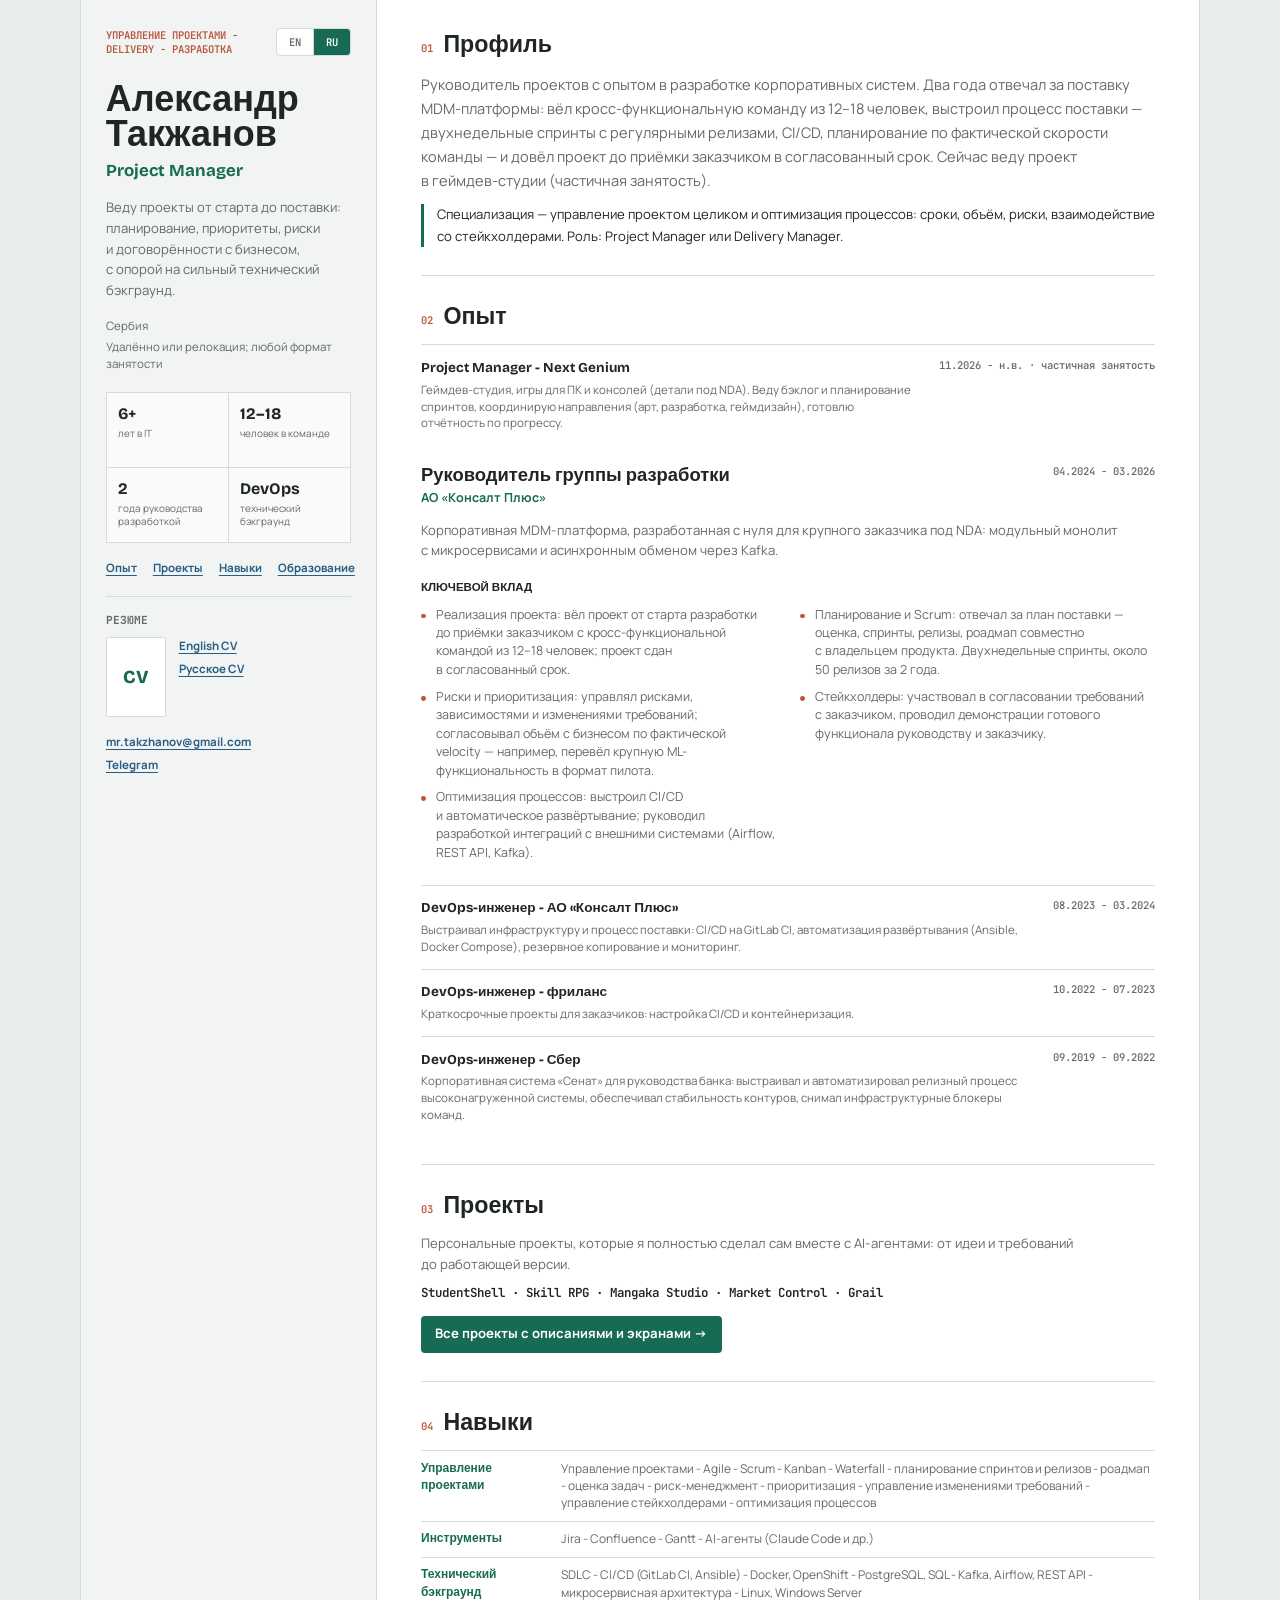
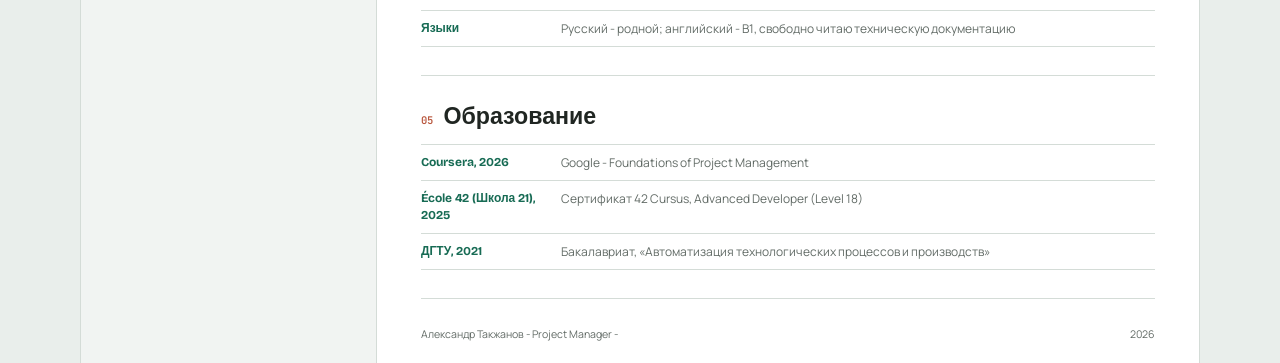
<file: index.html>
<!DOCTYPE html>
<html lang="ru">
  <head>
    <meta charset="UTF-8" />
    <meta http-equiv="refresh" content="0; url=./me/?lang=ru" />
    <meta name="viewport" content="width=device-width, initial-scale=1" />
    <title>Redirecting...</title>
  </head>
  <body>
    <p>Open <a href="./me/?lang=ru">Russian profile</a>.</p>
  </body>
</html>
</file>
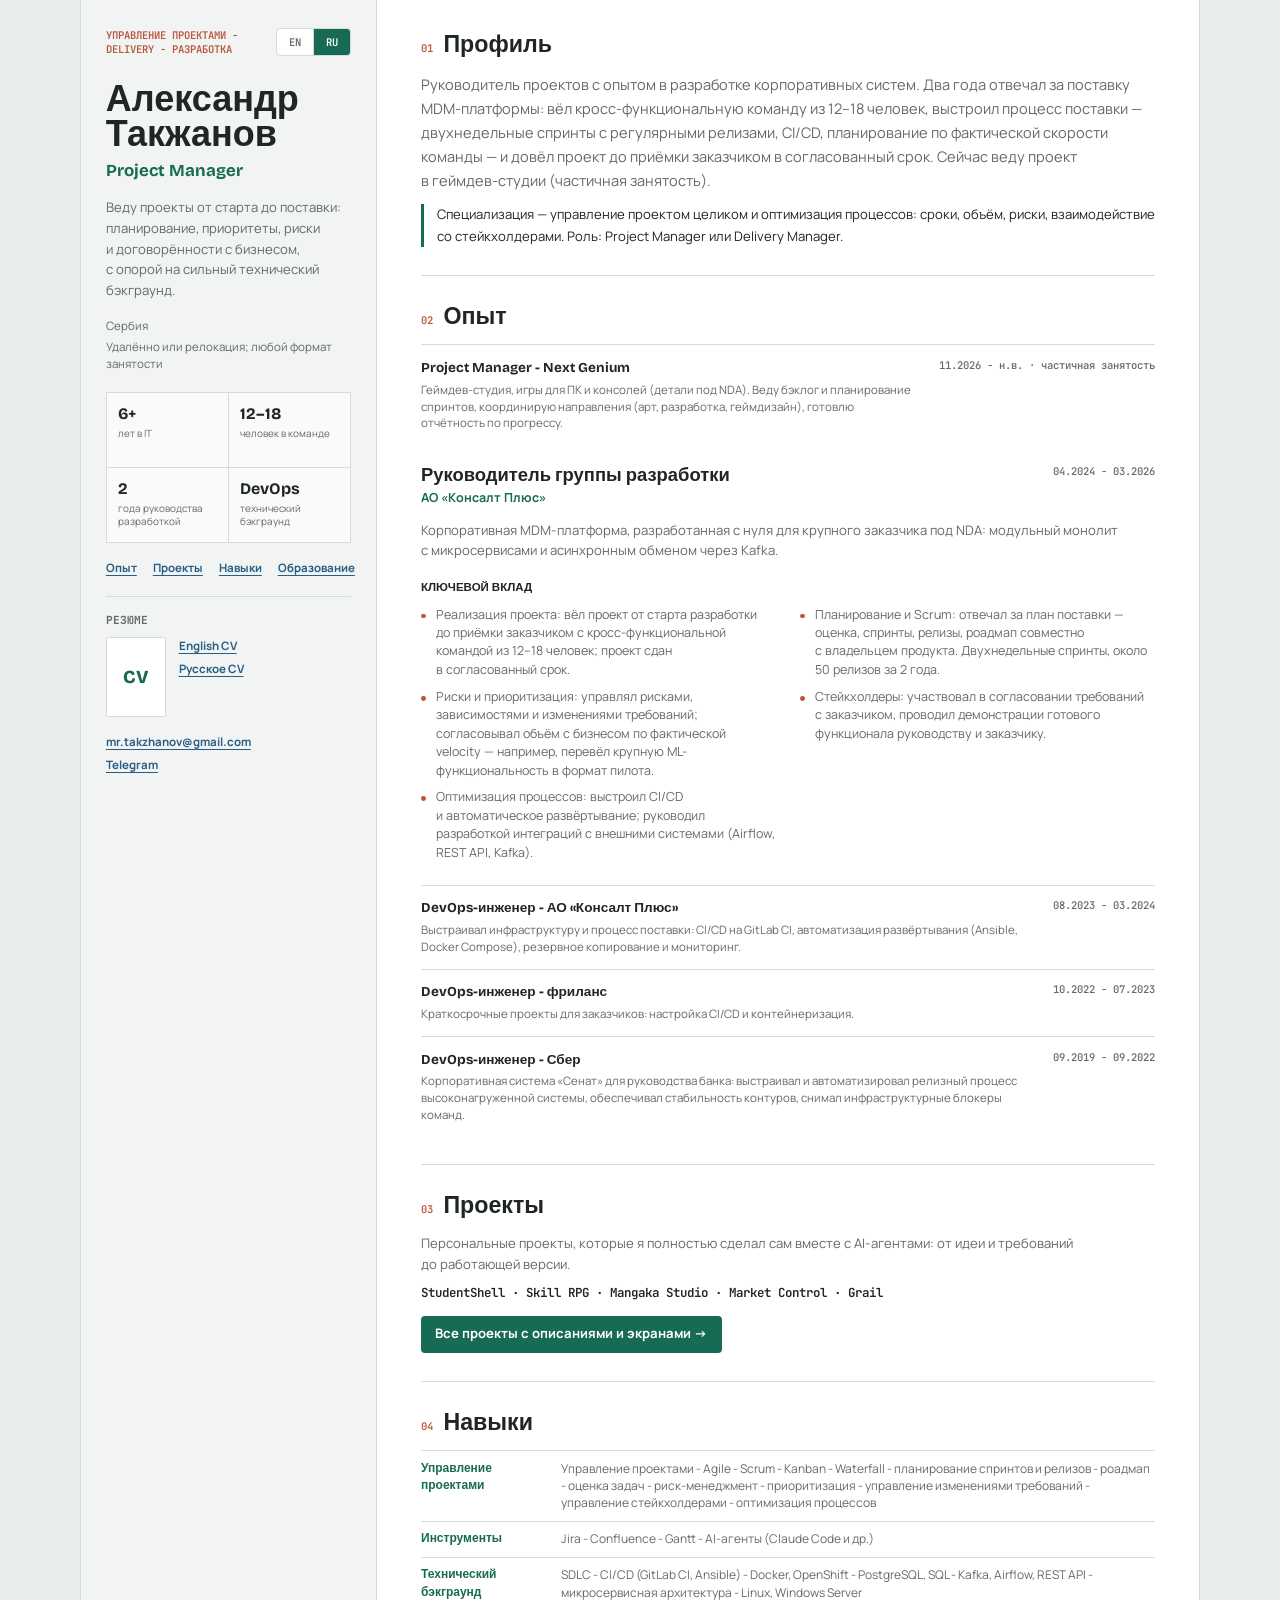
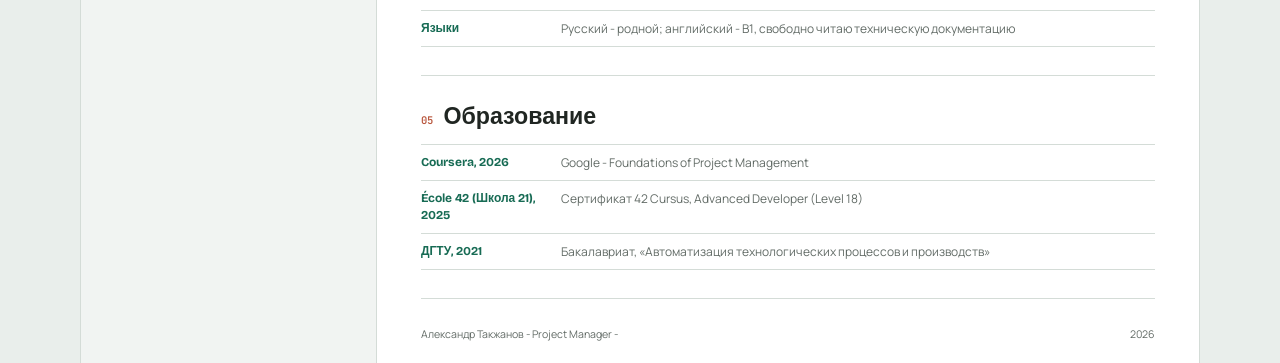
<file: me/index.html>
<!DOCTYPE html>
<html lang="en">
  <head>
    <meta charset="UTF-8" />
    <meta name="viewport" content="width=device-width, initial-scale=1" />
    <title>Aleksandr Takzhanov | Project Manager</title>
    <meta
      name="description"
      content="Aleksandr Takzhanov - Project Manager and development team lead with a DevOps background: Scrum delivery, planning, risks and stakeholder alignment."
    />
    <link rel="preconnect" href="https://fonts.googleapis.com" />
    <link rel="preconnect" href="https://fonts.gstatic.com" crossorigin />
    <link
      href="https://fonts.googleapis.com/css2?family=Bricolage+Grotesque:wght@500;700;800&amp;family=Manrope:wght@400;500;700;800&amp;family=JetBrains+Mono:wght@400;600&amp;display=swap"
      rel="stylesheet"
    />
    <link rel="stylesheet" href="./assets/css/portfolio.css?v=20261125-projects-page" />
  </head>
  <body>
    <div class="page-shell" id="top">
      <aside class="profile-rail">
        <div class="rail-inner">
          <div class="rail-toolbar">
            <p data-i18n="hero.kicker">Project management - Delivery - Engineering</p>
            <div class="lang-switch" aria-label="Language switch">
              <button type="button" data-lang-btn="en">EN</button>
              <button type="button" data-lang-btn="ru">RU</button>
            </div>
          </div>

          <h1 data-i18n="hero.name">Aleksandr Takzhanov</h1>
          <p class="hero-role" data-i18n="hero.role">Project Manager</p>
          <p class="rail-summary" data-i18n="hero.lead">I run projects from kickoff to delivery: planning, priorities, risks and agreements with the business, backed by a strong engineering background.</p>

          <div class="rail-meta">
            <span data-i18n="hero.location">Serbia</span>
            <span data-i18n="hero.availability">Remote or relocation; any employment type</span>
          </div>

          <dl class="evidence-grid" aria-label="Professional focus">
            <div><dt>6+</dt><dd data-i18n="metrics.experience">years in IT</dd></div>
            <div><dt>12–18</dt><dd data-i18n="metrics.team">people in the team I led</dd></div>
            <div><dt>2</dt><dd data-i18n="metrics.lead">years leading development</dd></div>
            <div><dt>DevOps</dt><dd data-i18n="metrics.devops">engineering background</dd></div>
          </dl>

          <nav class="rail-nav" aria-label="Page navigation">
            <a href="#experience" data-i18n="menu.experience">Experience</a>
            <a href="#projects" data-i18n="menu.projects">Projects</a>
            <a href="#skills" data-i18n="menu.skills">Skills</a>
            <a href="#education" data-i18n="menu.education">Education</a>
          </nav>

          <section id="resume" class="rail-resume">
            <h2 data-i18n="resume.title">Resume</h2>
            <div class="resume-compact">
              <a class="cv-preview cv-preview-card" href="./cv/aleksandr-takzhanov-cv-en.pdf" target="_blank" rel="noopener" type="application/pdf">
                <span>CV</span>
              </a>
              <div class="cv-links">
                <a href="./cv/aleksandr-takzhanov-cv-en.pdf" target="_blank" rel="noopener" type="application/pdf" data-i18n="resume.en">English CV</a>
                <a href="./cv/aleksandr-takzhanov-cv-ru.pdf" target="_blank" rel="noopener" type="application/pdf" data-i18n="resume.ru">Russian CV</a>
              </div>
            </div>
          </section>

          <div id="contact" class="contact-links">
            <a href="mailto:mr.takzhanov@gmail.com">mr.takzhanov@gmail.com</a>
            <a href="https://t.me/moodsouth" target="_blank" rel="noopener">Telegram</a>
          </div>
        </div>
      </aside>

      <main class="main-content">
        <section id="about" class="dense-section profile-section">
          <div class="section-title"><span>01</span><h2 data-i18n="profile.title">Profile</h2></div>
          <p data-i18n="profile.body">Project manager with a background in enterprise software development. For two years I was responsible for delivering an MDM platform: led a cross-functional team of 12–18 people, set up the delivery process — two-week sprints with regular releases, CI/CD, planning based on actual velocity — and brought the project to client acceptance on the agreed schedule. Currently running a project at a game studio (part-time).</p>
          <p class="profile-target" data-i18n="profile.target">Focus: end-to-end project management and process improvement — timeline, scope, risks and stakeholder management. Role: Project Manager or Delivery Manager.</p>
        </section>

        <section id="experience" class="dense-section">
          <div class="section-title"><span>02</span><h2 data-i18n="experience.title">Experience</h2></div>
          <div class="earlier-roles current-extra">
            <article class="experience-row">
              <div><h3 data-i18n="experience.e0h">Project Manager - Next Genium</h3><p data-i18n="experience.e0b">Game development studio, PC and console titles (details under NDA). Run the backlog and sprint planning, coordinate art, development and game design, report on progress.</p></div>
              <p class="role-date" data-i18n="experience.e0date">Nov 2026 - present · part-time</p>
            </article>
          </div>

          <article class="current-role">
            <header class="role-header">
              <div>
                <h3 data-i18n="experience.e1h">Development Team Lead</h3>
                <p class="company" data-i18n="experience.e1company">Consult Plus JSC</p>
              </div>
              <p class="role-date" data-i18n="experience.e1date">Apr 2024 - Mar 2026</p>
            </header>
            <p class="role-context" data-i18n="experience.e1b">Corporate MDM platform built from scratch for a large client under NDA: modular monolith with microservices and asynchronous messaging via Kafka.</p>
            <h4 data-i18n="impact.title">Selected impact</h4>
            <ul class="impact-list">
              <li data-i18n="impact.i1">Project delivery: ran the project from the start of development to client acceptance with a cross-functional team of 12–18 people; delivered on the agreed schedule.</li>
              <li data-i18n="impact.i2">Planning and Scrum: owned the delivery plan — estimation, sprints, releases, roadmap together with the product owner. Two-week sprints, about 50 releases in 2 years.</li>
              <li data-i18n="impact.i3">Risks and prioritization: managed risks, dependencies and requirement changes; negotiated scope with the business based on actual velocity — e.g. moved a large ML feature into a pilot.</li>
              <li data-i18n="impact.i4">Stakeholders: took part in agreeing requirements with the client, ran demos of delivered features for management and the client.</li>
              <li data-i18n="impact.i5">Process improvement: set up CI/CD and automated deployment; led development of integrations with external systems (Airflow, REST API, Kafka).</li>
            </ul>
          </article>

          <div class="earlier-roles">
            <article class="experience-row">
              <div><h3 data-i18n="experience.e2h">DevOps Engineer - Consult Plus JSC</h3><p data-i18n="experience.e2b">Built infrastructure and the delivery process: CI/CD on GitLab CI, deployment automation (Ansible, Docker Compose), backups and monitoring.</p></div>
              <p class="role-date" data-i18n="experience.e2date">Aug 2023 - Mar 2024</p>
            </article>
            <article class="experience-row">
              <div><h3 data-i18n="experience.e3h">DevOps Engineer - Freelance</h3><p data-i18n="experience.e3b">Short-term client projects: CI/CD setup and containerization.</p></div>
              <p class="role-date" data-i18n="experience.e3date">Oct 2022 - Jul 2023</p>
            </article>
            <article class="experience-row">
              <div><h3 data-i18n="experience.e4h">DevOps Engineer - Sber</h3><p data-i18n="experience.e4b">“Senat” decision-support system for the bank’s management: built and automated the release process of a high-load system, kept environments stable, removed infrastructure blockers for teams.</p></div>
              <p class="role-date" data-i18n="experience.e4date">Sep 2019 - Sep 2022</p>
            </article>
          </div>
        </section>

        <section id="projects" class="dense-section">
          <div class="section-title"><span>03</span><h2 data-i18n="projects.title">Projects</h2></div>
          <p class="role-context" data-i18n="projects.intro">Personal projects I built end to end myself together with AI agents.</p>
          <p class="projects-names" data-i18n="projects.names">StudentShell · Skill RPG · Mangaka Studio · Market Control · Grail</p>
          <a class="projects-link" href="./projects/" data-i18n="projects.link">All projects with descriptions and screens →</a>
        </section>

        <section id="skills" class="dense-section">
          <div class="section-title"><span>04</span><h2 data-i18n="skills.title">Skills</h2></div>
          <div class="skill-list">
            <div class="skill-row"><h3 data-i18n="skills.pm">Project management</h3><p data-i18n="skills.pmText">Project management - Agile - Scrum - Kanban - Waterfall - Sprint and release planning - Roadmap - Estimation - Risk management - Prioritization - Requirements change management - Stakeholder management - Process improvement</p></div>
            <div class="skill-row"><h3 data-i18n="skills.tools">Tools</h3><p data-i18n="skills.toolsText">Jira - Confluence - Gantt - AI agents (Claude Code etc.)</p></div>
            <div class="skill-row"><h3 data-i18n="skills.tech">Technical background</h3><p data-i18n="skills.techText">SDLC - CI/CD (GitLab CI, Ansible) - Docker, OpenShift - PostgreSQL, SQL - Kafka, Airflow, REST API - Microservice architecture - Linux, Windows Server</p></div>
            <div class="skill-row"><h3 data-i18n="skills.languages">Languages</h3><p data-i18n="skills.languagesText">Russian - native; English - B1, fluent reading of technical documentation</p></div>
          </div>
        </section>

        <section id="education" class="dense-section">
          <div class="section-title"><span>05</span><h2 data-i18n="education.title">Education</h2></div>
          <div class="skill-list">
            <div class="skill-row"><h3 data-i18n="education.c1">Coursera, 2026</h3><p data-i18n="education.c1Text">Google - Foundations of Project Management</p></div>
            <div class="skill-row"><h3 data-i18n="education.c2">École 42 (School 21), 2025</h3><p data-i18n="education.c2Text">42 Cursus certificate, Advanced Developer (Level 18)</p></div>
            <div class="skill-row"><h3 data-i18n="education.c3">DSTU, 2021</h3><p data-i18n="education.c3Text">Bachelor's degree, Automation of Technological Processes and Production</p></div>
          </div>
        </section>

        <footer class="site-footer">
          <span data-i18n="footer.text">Aleksandr Takzhanov - Project Manager - </span><span id="year"></span>
        </footer>
      </main>
    </div>

    <script src="./assets/js/portfolio.js?v=20261125-v2c"></script>
  </body>
</html>
</file>
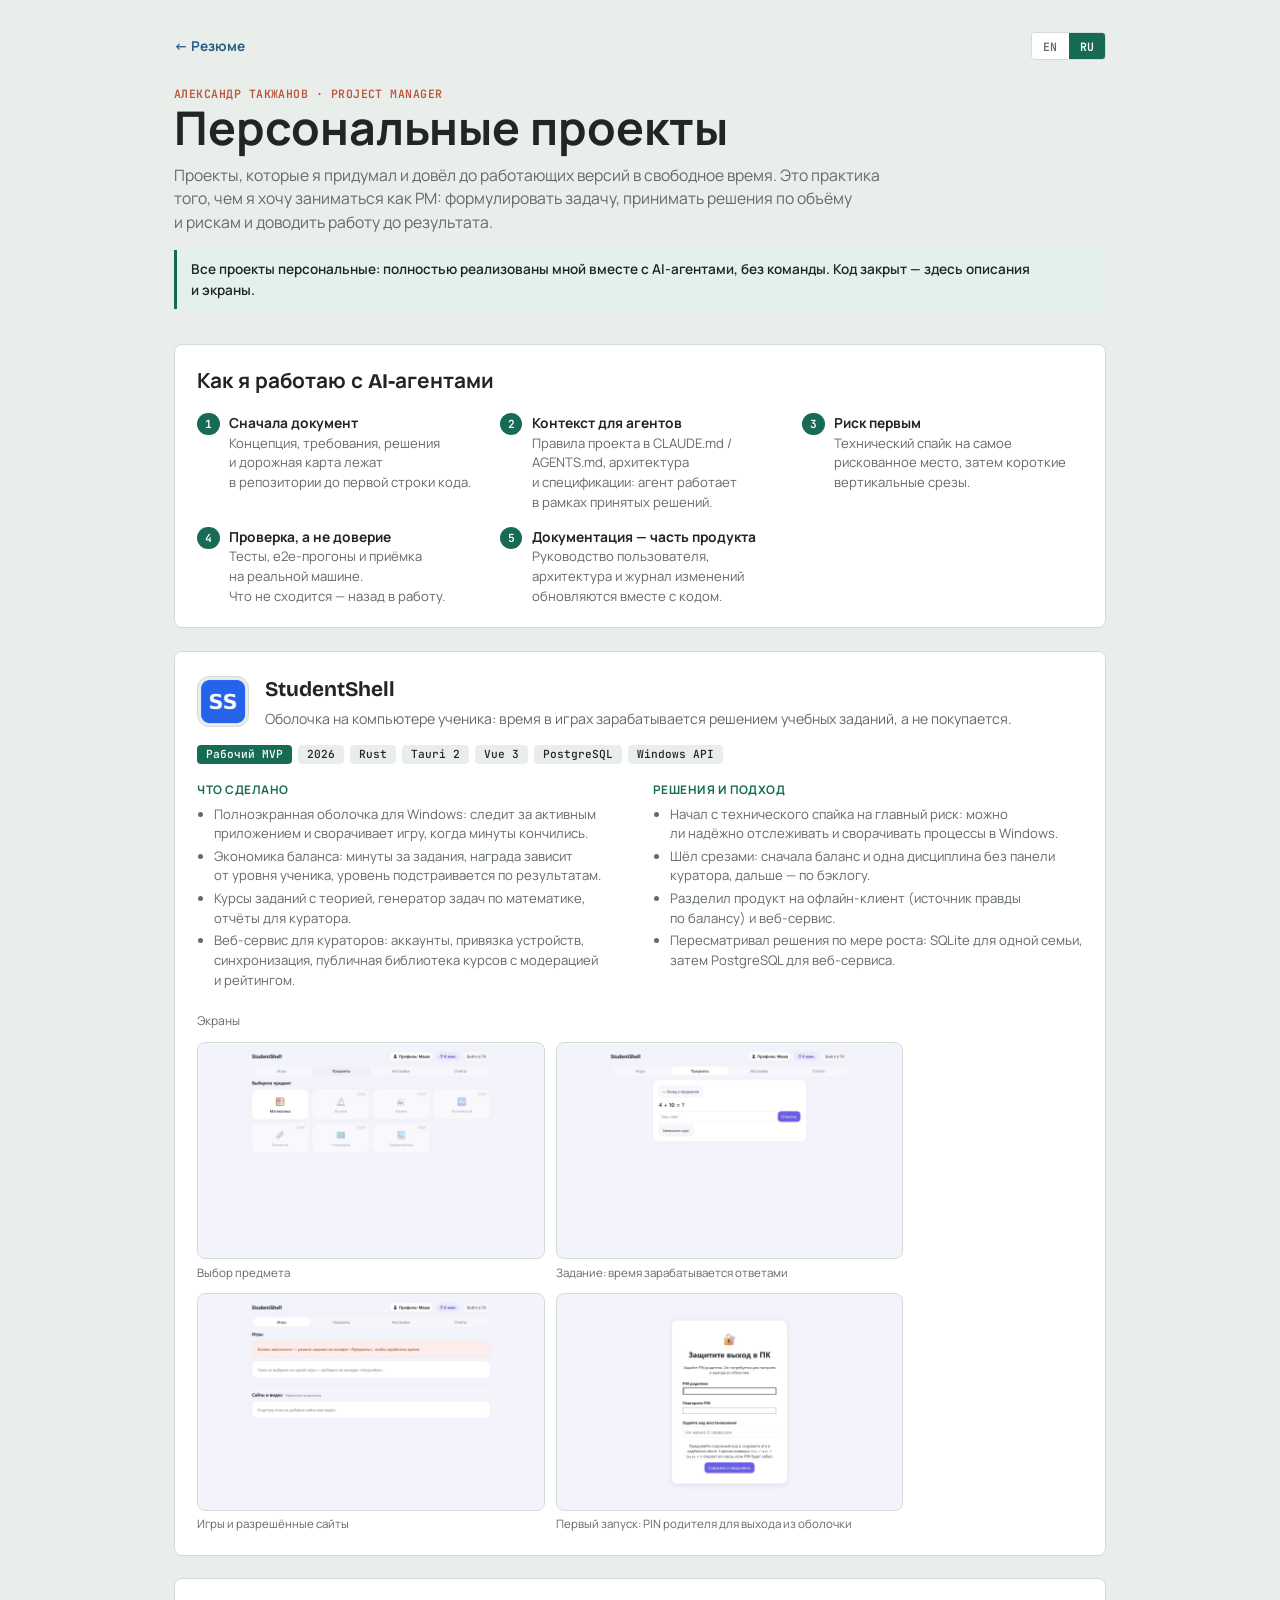
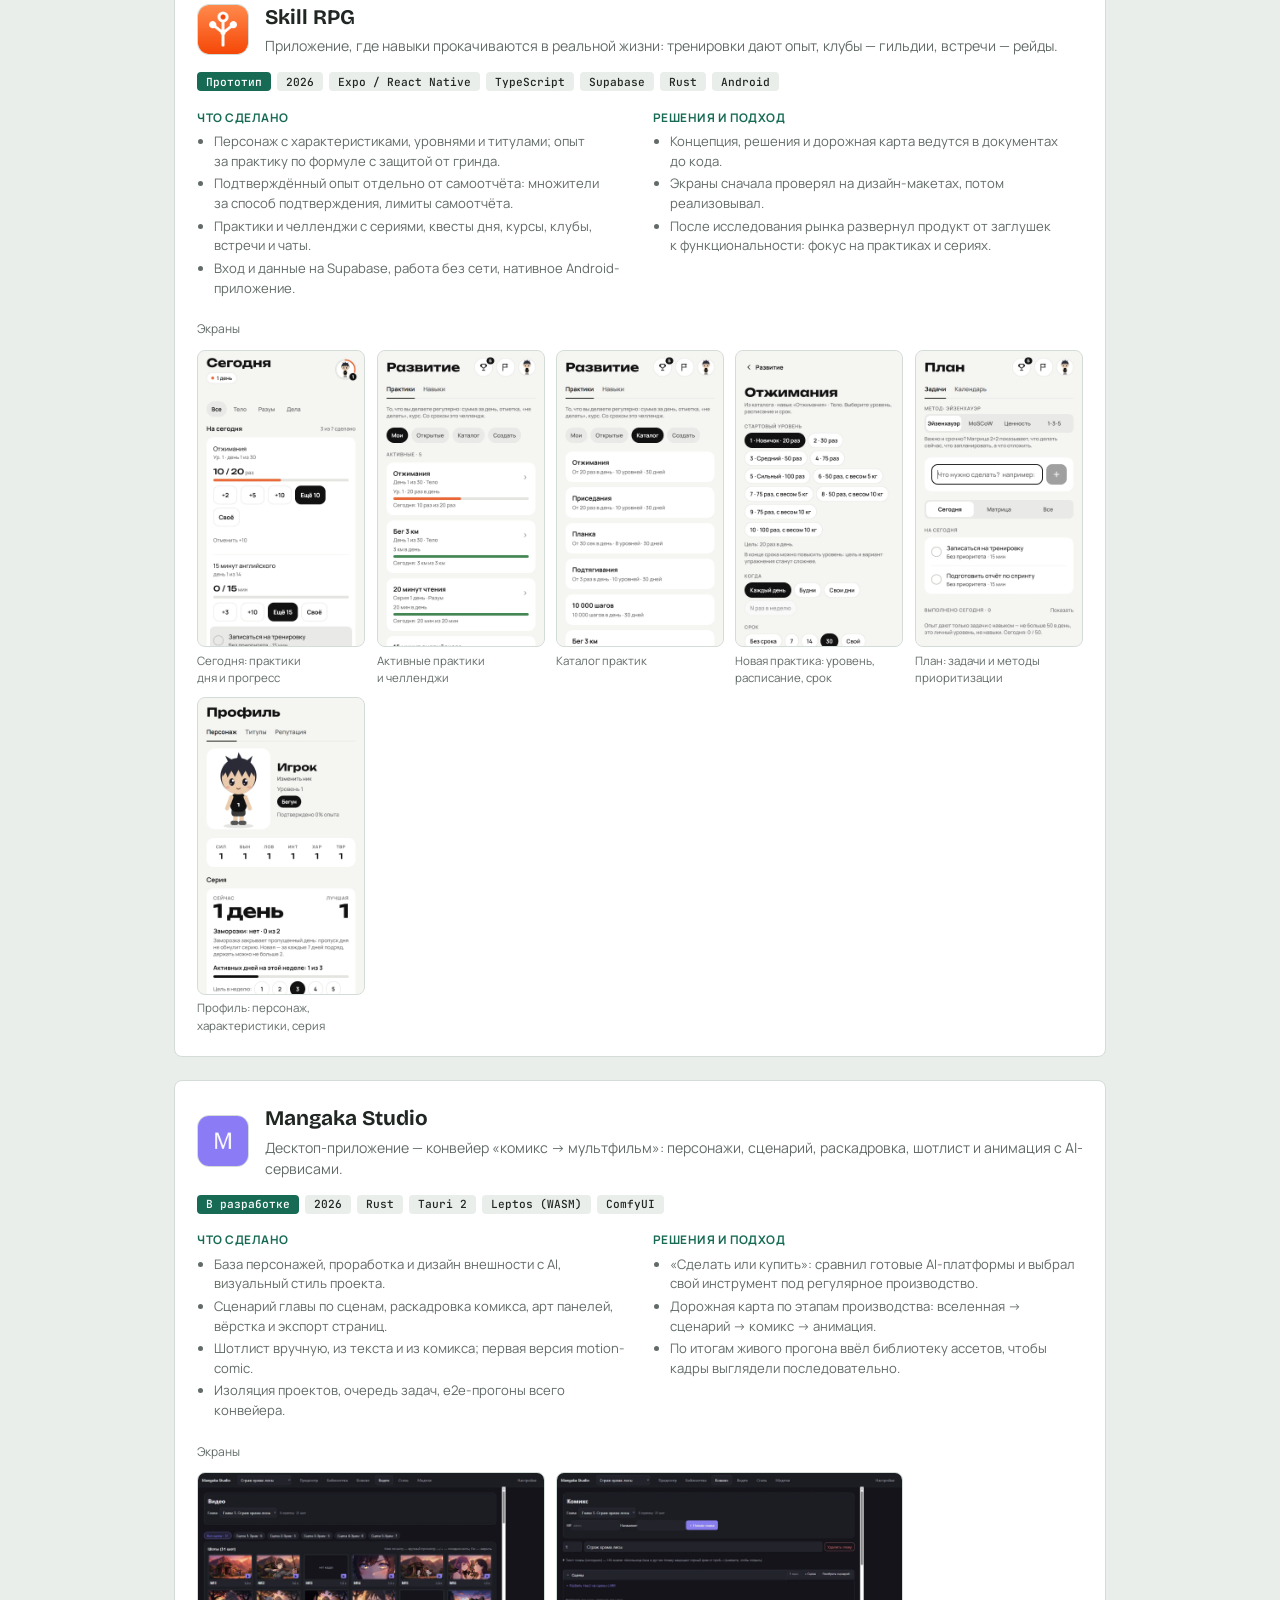
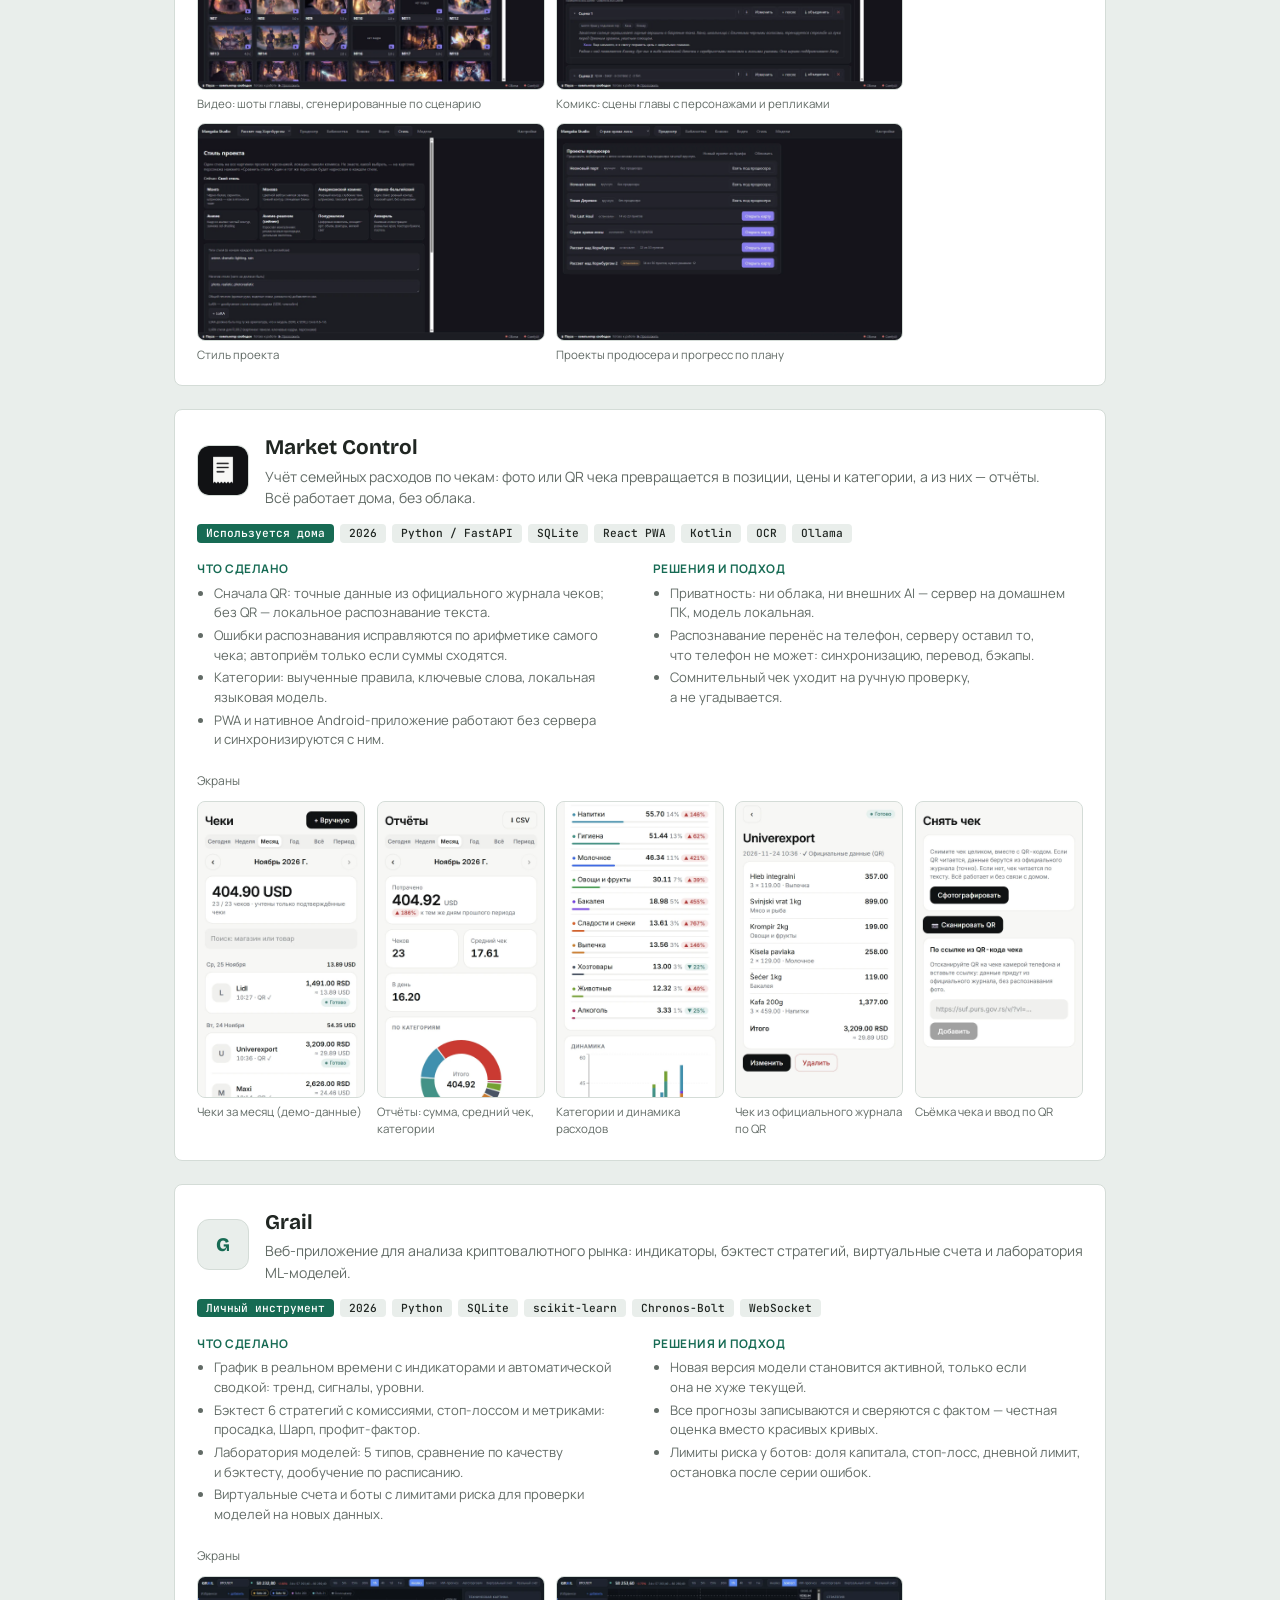
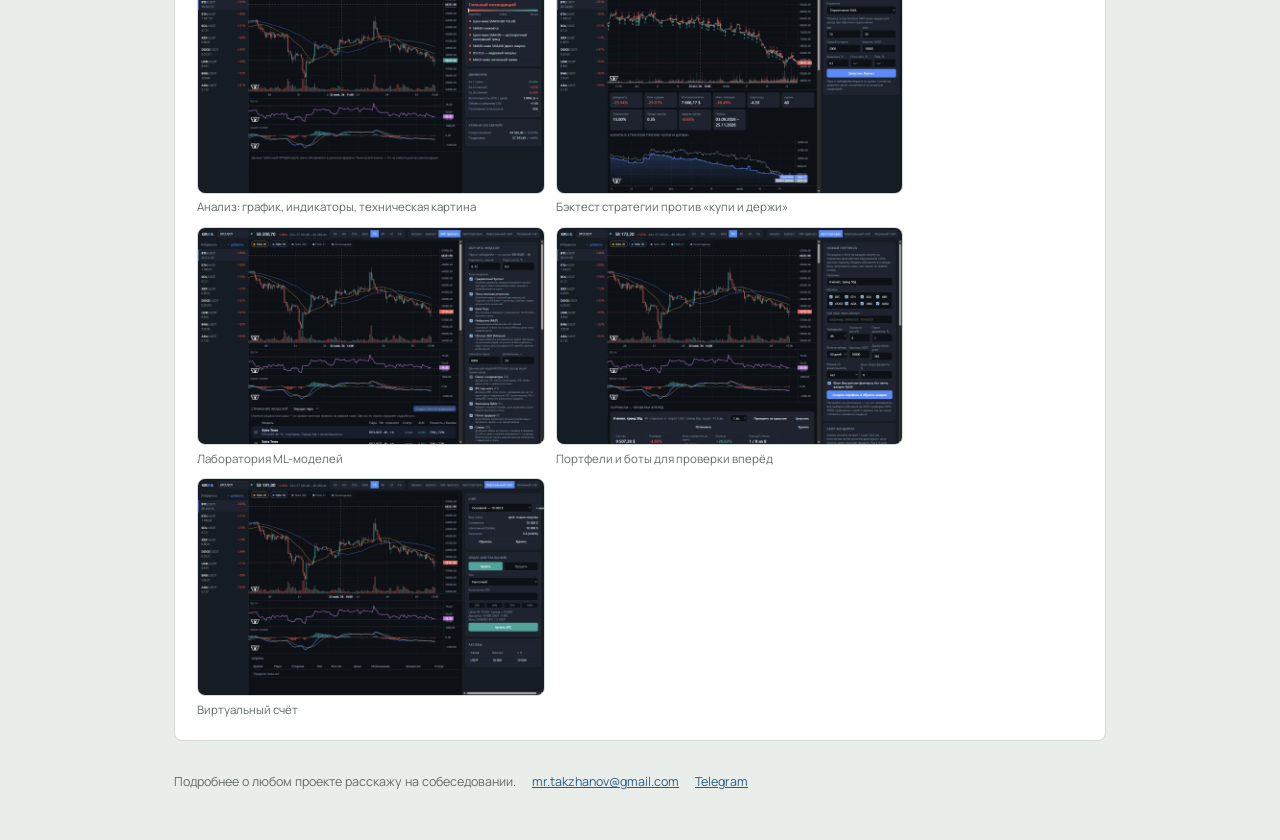
<file: me/projects/index.html>
<!DOCTYPE html>
<html lang="ru">
  <head>
    <meta charset="UTF-8" />
    <meta name="viewport" content="width=device-width, initial-scale=1" />
    <title>Персональные проекты | Александр Такжанов</title>
    <meta name="description" content="Personal projects by Aleksandr Takzhanov, built end to end by him together with AI agents." />
    <link rel="preconnect" href="https://fonts.googleapis.com" />
    <link rel="preconnect" href="https://fonts.gstatic.com" crossorigin />
    <link
      href="https://fonts.googleapis.com/css2?family=Bricolage+Grotesque:wght@500;700;800&amp;family=Manrope:wght@400;500;700;800&amp;family=JetBrains+Mono:wght@400;600&amp;display=swap"
      rel="stylesheet"
    />
    <link rel="stylesheet" href="../assets/css/projects.css?v=20261125c" />
  </head>
  <body>
    <div class="pp-shell">
      <header class="pp-header">
        <div class="pp-topbar">
          <a class="pp-back" href="../" data-i18n="nav.back">← Резюме</a>
          <div class="pp-lang" aria-label="Language switch">
            <button type="button" data-lang-btn="en">EN</button>
            <button type="button" data-lang-btn="ru">RU</button>
          </div>
        </div>
        <p class="pp-kicker" data-i18n="header.kicker">Александр Такжанов · Project Manager</p>
        <h1 data-i18n="header.title">Персональные проекты</h1>
        <p class="pp-lead" data-i18n="header.lead"></p>
        <p class="pp-badge" data-i18n="header.badge"></p>
      </header>

      <section class="pp-approach" aria-labelledby="approach-title">
        <h2 id="approach-title" data-i18n="approach.title">Как я работаю с AI-агентами</h2>
        <ol class="pp-steps" id="approach-steps"></ol>
      </section>

      <main id="project-list" class="pp-list"></main>

      <footer class="pp-footer">
        <span data-i18n="footer.text"></span>
        <a href="mailto:mr.takzhanov@gmail.com">mr.takzhanov@gmail.com</a>
        <a href="https://t.me/moodsouth" target="_blank" rel="noopener">Telegram</a>
      </footer>
    </div>

    <script src="../assets/js/projects-data.js?v=20261125f"></script>
    <script src="../assets/js/lightbox.js?v=20261125"></script>
    <script src="../assets/js/projects.js?v=20261125c"></script>
  </body>
</html>
</file>
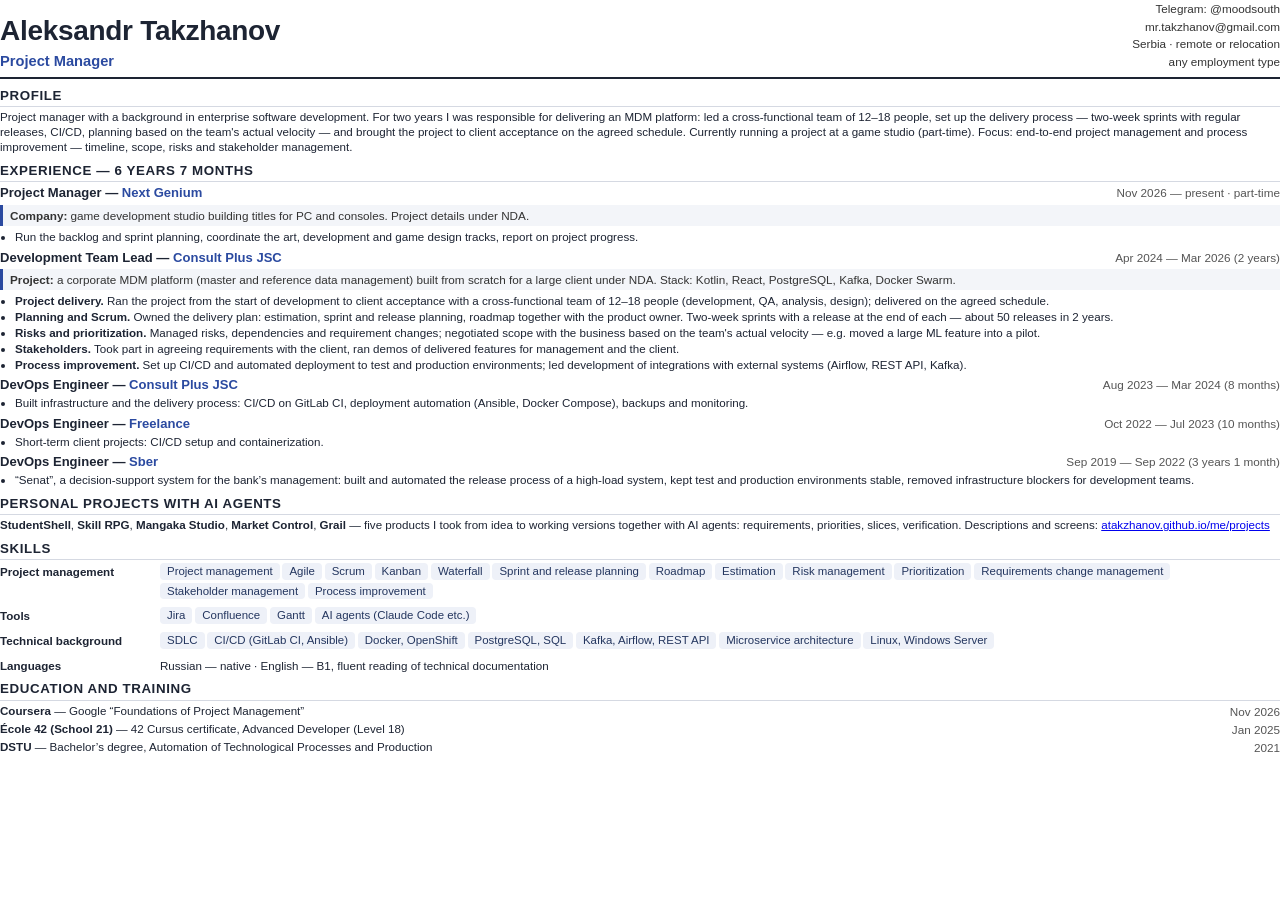
<file: cv/html/en.html>
<!DOCTYPE html>
<html lang="en">
<head>
<meta charset="utf-8">
<title>Aleksandr Takzhanov — Project Manager</title>
<link rel="stylesheet" href="style.css">
</head>
<body>
<div class="hdr">
  <div><h1>Aleksandr Takzhanov</h1><div class="role">Project Manager</div></div>
  <div class="contacts">Telegram: <a href="https://t.me/moodsouth">@moodsouth</a><br><a href="mailto:mr.takzhanov@gmail.com">mr.takzhanov@gmail.com</a><br>Serbia · remote or relocation<br>any employment type</div>
</div>

<h2>Profile</h2>
<p>Project manager with a background in enterprise software development. For two years I was responsible for delivering an MDM platform: led a cross-functional team of 12–18 people, set up the delivery process — two-week sprints with regular releases, CI/CD, planning based on the team's actual velocity — and brought the project to client acceptance on the agreed schedule. Currently running a project at a game studio (part-time). Focus: end-to-end project management and process improvement — timeline, scope, risks and stakeholder management.</p>

<h2>Experience — 6 years 7 months</h2>

<div class="job">
  <div class="jh"><span>Project Manager — <span class="co">Next Genium</span></span><span class="dt">Nov 2026 — present · part-time</span></div>
  <div class="proj"><b>Company:</b> game development studio building titles for PC and consoles. Project details under NDA.</div>
  <ul><li>Run the backlog and sprint planning, coordinate the art, development and game design tracks, report on project progress.</li></ul>
</div>

<div class="job">
  <div class="jh"><span>Development Team Lead — <span class="co">Consult Plus JSC</span></span><span class="dt">Apr 2024 — Mar 2026 (2 years)</span></div>
  <div class="proj"><b>Project:</b> a corporate MDM platform (master and reference data management) built from scratch for a large client under NDA. Stack: Kotlin, React, PostgreSQL, Kafka, Docker Swarm.</div>
  <ul>
    <li><b>Project delivery.</b> Ran the project from the start of development to client acceptance with a cross-functional team of 12–18 people (development, QA, analysis, design); delivered on the agreed schedule.</li>
    <li><b>Planning and Scrum.</b> Owned the delivery plan: estimation, sprint and release planning, roadmap together with the product owner. Two-week sprints with a release at the end of each — about 50 releases in 2 years.</li>
    <li><b>Risks and prioritization.</b> Managed risks, dependencies and requirement changes; negotiated scope with the business based on the team's actual velocity — e.g. moved a large ML feature into a pilot.</li>
    <li><b>Stakeholders.</b> Took part in agreeing requirements with the client, ran demos of delivered features for management and the client.</li>
    <li><b>Process improvement.</b> Set up CI/CD and automated deployment to test and production environments; led development of integrations with external systems (Airflow, REST API, Kafka).</li>
  </ul>
</div>

<div class="job">
  <div class="jh"><span>DevOps Engineer — <span class="co">Consult Plus JSC</span></span><span class="dt">Aug 2023 — Mar 2024 (8 months)</span></div>
  <ul><li>Built infrastructure and the delivery process: CI/CD on GitLab CI, deployment automation (Ansible, Docker Compose), backups and monitoring.</li></ul>
</div>

<div class="job">
  <div class="jh"><span>DevOps Engineer — <span class="co">Freelance</span></span><span class="dt">Oct 2022 — Jul 2023 (10 months)</span></div>
  <ul><li>Short-term client projects: CI/CD setup and containerization.</li></ul>
</div>

<div class="job">
  <div class="jh"><span>DevOps Engineer — <span class="co">Sber</span></span><span class="dt">Sep 2019 — Sep 2022 (3 years 1 month)</span></div>
  <ul><li>“Senat”, a decision-support system for the bank’s management: built and automated the release process of a high-load system, kept test and production environments stable, removed infrastructure blockers for development teams.</li></ul>
</div>

<h2>Personal projects with AI agents</h2>
<p><b>StudentShell</b>, <b>Skill RPG</b>, <b>Mangaka Studio</b>, <b>Market Control</b>, <b>Grail</b> — five products I took from idea to working versions together with AI agents: requirements, priorities, slices, verification. Descriptions and screens: <a href="https://atakzhanov.github.io/me/projects/">atakzhanov.github.io/me/projects</a></p>

<h2>Skills</h2>
<div class="sk">
  <b>Project management</b><div><span class="chip">Project management</span><span class="chip-sep">, </span><span class="chip">Agile</span><span class="chip-sep">, </span><span class="chip">Scrum</span><span class="chip-sep">, </span><span class="chip">Kanban</span><span class="chip-sep">, </span><span class="chip">Waterfall</span><span class="chip-sep">, </span><span class="chip">Sprint and release planning</span><span class="chip-sep">, </span><span class="chip">Roadmap</span><span class="chip-sep">, </span><span class="chip">Estimation</span><span class="chip-sep">, </span><span class="chip">Risk management</span><span class="chip-sep">, </span><span class="chip">Prioritization</span><span class="chip-sep">, </span><span class="chip">Requirements change management</span><span class="chip-sep">, </span><span class="chip">Stakeholder management</span><span class="chip-sep">, </span><span class="chip">Process improvement</span></div>
  <b>Tools</b><div><span class="chip">Jira</span><span class="chip-sep">, </span><span class="chip">Confluence</span><span class="chip-sep">, </span><span class="chip">Gantt</span><span class="chip-sep">, </span><span class="chip">AI agents (Claude Code etc.)</span></div>
  <b>Technical background</b><div><span class="chip">SDLC</span><span class="chip-sep">, </span><span class="chip">CI/CD (GitLab CI, Ansible)</span><span class="chip-sep">, </span><span class="chip">Docker, OpenShift</span><span class="chip-sep">, </span><span class="chip">PostgreSQL, SQL</span><span class="chip-sep">, </span><span class="chip">Kafka, Airflow, REST API</span><span class="chip-sep">, </span><span class="chip">Microservice architecture</span><span class="chip-sep">, </span><span class="chip">Linux, Windows Server</span></div>
  <b>Languages</b><div class="lang">Russian — native · English — B1, fluent reading of technical documentation</div>
</div>

<h2>Education and training</h2>
<div class="ed"><span><b>Coursera</b> — Google “Foundations of Project Management”</span><span class="dt">Nov 2026</span></div>
<div class="ed"><span><b>École 42 (School 21)</b> — 42 Cursus certificate, Advanced Developer (Level 18)</span><span class="dt">Jan 2025</span></div>
<div class="ed"><span><b>DSTU</b> — Bachelor’s degree, Automation of Technological Processes and Production</span><span class="dt">2021</span></div>

</body>
</html>
</file>
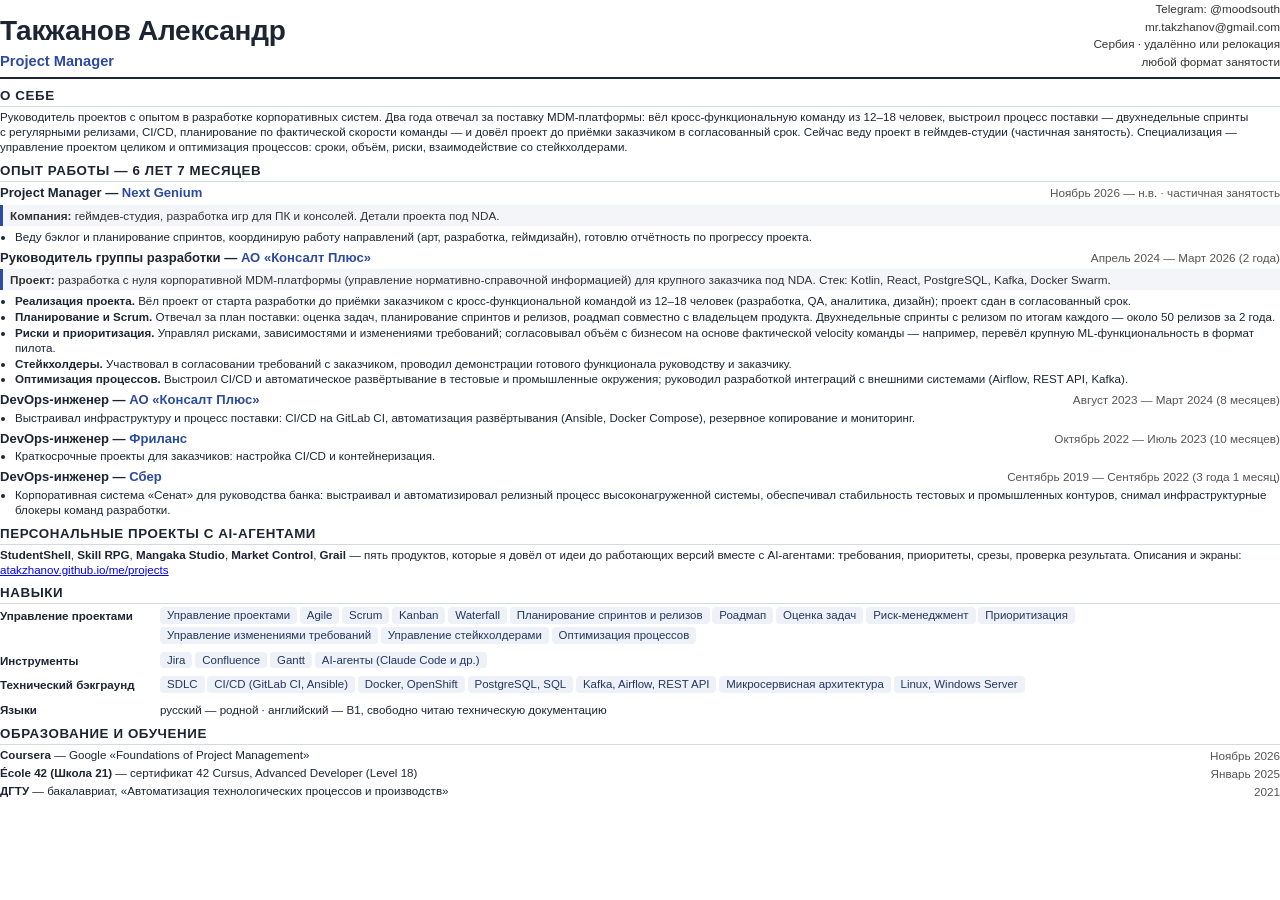
<file: cv/html/ru.html>
<!DOCTYPE html>
<html lang="ru">
<head>
<meta charset="utf-8">
<title>Александр Такжанов — Project Manager</title>
<link rel="stylesheet" href="style.css">
</head>
<body>
<div class="hdr">
  <div><h1>Такжанов Александр</h1><div class="role">Project Manager</div></div>
  <div class="contacts">Telegram: <a href="https://t.me/moodsouth">@moodsouth</a><br><a href="mailto:mr.takzhanov@gmail.com">mr.takzhanov@gmail.com</a><br>Сербия · удалённо или релокация<br>любой формат занятости</div>
</div>

<h2>О себе</h2>
<p>Руководитель проектов с опытом в разработке корпоративных систем. Два года отвечал за поставку MDM-платформы: вёл кросс-функциональную команду из 12–18 человек, выстроил процесс поставки — двухнедельные спринты с регулярными релизами, CI/CD, планирование по фактической скорости команды — и довёл проект до приёмки заказчиком в согласованный срок. Сейчас веду проект в геймдев-студии (частичная занятость). Специализация — управление проектом целиком и оптимизация процессов: сроки, объём, риски, взаимодействие со стейкхолдерами.</p>

<h2>Опыт работы — 6 лет 7 месяцев</h2>

<div class="job">
  <div class="jh"><span>Project Manager — <span class="co">Next Genium</span></span><span class="dt">Ноябрь 2026 — н.в. · частичная занятость</span></div>
  <div class="proj"><b>Компания:</b> геймдев-студия, разработка игр для ПК и консолей. Детали проекта под NDA.</div>
  <ul>
    <li>Веду бэклог и планирование спринтов, координирую работу направлений (арт, разработка, геймдизайн), готовлю отчётность по прогрессу проекта.</li>
  </ul>
</div>

<div class="job">
  <div class="jh"><span>Руководитель группы разработки — <span class="co">АО «Консалт Плюс»</span></span><span class="dt">Апрель 2024 — Март 2026 (2 года)</span></div>
  <div class="proj"><b>Проект:</b> разработка с нуля корпоративной MDM-платформы (управление нормативно-справочной информацией) для крупного заказчика под NDA. Стек: Kotlin, React, PostgreSQL, Kafka, Docker Swarm.</div>
  <ul>
    <li><b>Реализация проекта.</b> Вёл проект от старта разработки до приёмки заказчиком с кросс-функциональной командой из 12–18 человек (разработка, QA, аналитика, дизайн); проект сдан в согласованный срок.</li>
    <li><b>Планирование и Scrum.</b> Отвечал за план поставки: оценка задач, планирование спринтов и релизов, роадмап совместно с владельцем продукта. Двухнедельные спринты с релизом по итогам каждого — около 50 релизов за 2 года.</li>
    <li><b>Риски и приоритизация.</b> Управлял рисками, зависимостями и изменениями требований; согласовывал объём с бизнесом на основе фактической velocity команды — например, перевёл крупную ML-функциональность в формат пилота.</li>
    <li><b>Стейкхолдеры.</b> Участвовал в согласовании требований с заказчиком, проводил демонстрации готового функционала руководству и заказчику.</li>
    <li><b>Оптимизация процессов.</b> Выстроил CI/CD и автоматическое развёртывание в тестовые и промышленные окружения; руководил разработкой интеграций с внешними системами (Airflow, REST API, Kafka).</li>
  </ul>
</div>

<div class="job">
  <div class="jh"><span>DevOps-инженер — <span class="co">АО «Консалт Плюс»</span></span><span class="dt">Август 2023 — Март 2024 (8 месяцев)</span></div>
  <ul><li>Выстраивал инфраструктуру и процесс поставки: CI/CD на GitLab CI, автоматизация развёртывания (Ansible, Docker Compose), резервное копирование и мониторинг.</li></ul>
</div>

<div class="job">
  <div class="jh"><span>DevOps-инженер — <span class="co">Фриланс</span></span><span class="dt">Октябрь 2022 — Июль 2023 (10 месяцев)</span></div>
  <ul><li>Краткосрочные проекты для заказчиков: настройка CI/CD и контейнеризация.</li></ul>
</div>

<div class="job">
  <div class="jh"><span>DevOps-инженер — <span class="co">Сбер</span></span><span class="dt">Сентябрь 2019 — Сентябрь 2022 (3 года 1 месяц)</span></div>
  <ul><li>Корпоративная система «Сенат» для руководства банка: выстраивал и автоматизировал релизный процесс высоконагруженной системы, обеспечивал стабильность тестовых и промышленных контуров, снимал инфраструктурные блокеры команд разработки.</li></ul>
</div>

<h2>Персональные проекты с AI-агентами</h2>
<p><b>StudentShell</b>, <b>Skill RPG</b>, <b>Mangaka Studio</b>, <b>Market Control</b>, <b>Grail</b> — пять продуктов, которые я довёл от идеи до работающих версий вместе с AI-агентами: требования, приоритеты, срезы, проверка результата. Описания и экраны: <a href="https://atakzhanov.github.io/me/projects/">atakzhanov.github.io/me/projects</a></p>

<h2>Навыки</h2>
<div class="sk">
  <b>Управление проектами</b><div><span class="chip">Управление проектами</span><span class="chip-sep">, </span><span class="chip">Agile</span><span class="chip-sep">, </span><span class="chip">Scrum</span><span class="chip-sep">, </span><span class="chip">Kanban</span><span class="chip-sep">, </span><span class="chip">Waterfall</span><span class="chip-sep">, </span><span class="chip">Планирование спринтов и релизов</span><span class="chip-sep">, </span><span class="chip">Роадмап</span><span class="chip-sep">, </span><span class="chip">Оценка задач</span><span class="chip-sep">, </span><span class="chip">Риск-менеджмент</span><span class="chip-sep">, </span><span class="chip">Приоритизация</span><span class="chip-sep">, </span><span class="chip">Управление изменениями требований</span><span class="chip-sep">, </span><span class="chip">Управление стейкхолдерами</span><span class="chip-sep">, </span><span class="chip">Оптимизация процессов</span></div>
  <b>Инструменты</b><div><span class="chip">Jira</span><span class="chip-sep">, </span><span class="chip">Confluence</span><span class="chip-sep">, </span><span class="chip">Gantt</span><span class="chip-sep">, </span><span class="chip">AI-агенты (Claude Code и др.)</span></div>
  <b>Технический бэкграунд</b><div><span class="chip">SDLC</span><span class="chip-sep">, </span><span class="chip">CI/CD (GitLab CI, Ansible)</span><span class="chip-sep">, </span><span class="chip">Docker, OpenShift</span><span class="chip-sep">, </span><span class="chip">PostgreSQL, SQL</span><span class="chip-sep">, </span><span class="chip">Kafka, Airflow, REST API</span><span class="chip-sep">, </span><span class="chip">Микросервисная архитектура</span><span class="chip-sep">, </span><span class="chip">Linux, Windows Server</span></div>
  <b>Языки</b><div class="lang">русский — родной · английский — B1, свободно читаю техническую документацию</div>
</div>

<h2>Образование и обучение</h2>
<div class="ed"><span><b>Coursera</b> — Google «Foundations of Project Management»</span><span class="dt">Ноябрь 2026</span></div>
<div class="ed"><span><b>École 42 (Школа 21)</b> — сертификат 42 Cursus, Advanced Developer (Level 18)</span><span class="dt">Январь 2025</span></div>
<div class="ed"><span><b>ДГТУ</b> — бакалавриат, «Автоматизация технологических процессов и производств»</span><span class="dt">2021</span></div>

</body>
</html>
</file>
<file: me/assets/css/portfolio.css>
:root {
  --page: #e9eeeb;
  --rail: #f1f4f2;
  --surface: #ffffff;
  --ink: #202622;
  --muted: #626b66;
  --line: #d4dcd7;
  --brand: #176b54;
  --accent: #b9573e;
  --link: #285d86;
}

* {
  box-sizing: border-box;
}

html {
  scroll-behavior: smooth;
  scroll-padding-top: 1.5rem;
}

body {
  margin: 0;
  color: var(--ink);
  background: var(--page);
  font-family: "Manrope", sans-serif;
  line-height: 1.5;
}

a {
  color: inherit;
}

:focus-visible {
  outline: 3px solid rgba(23, 107, 84, 0.28);
  outline-offset: 3px;
}

.page-shell {
  width: min(1120px, 100%);
  min-height: 100vh;
  margin: 0 auto;
  display: grid;
  grid-template-columns: 18.5rem minmax(0, 1fr);
  background: var(--surface);
  border-right: 1px solid var(--line);
  border-left: 1px solid var(--line);
}

.profile-rail {
  border-right: 1px solid var(--line);
  background: var(--rail);
}

.rail-inner {
  position: sticky;
  top: 0;
  max-height: 100vh;
  overflow-y: auto;
  padding: 1.75rem 1.55rem;
}

.rail-toolbar {
  min-height: 2.1rem;
  display: flex;
  align-items: flex-start;
  justify-content: space-between;
  gap: 0.75rem;
}

.rail-toolbar > p {
  max-width: 11rem;
  margin: 0;
  color: var(--accent);
  font: 600 0.66rem "JetBrains Mono", monospace;
  line-height: 1.35;
  text-transform: uppercase;
}

.lang-switch {
  display: inline-flex;
  overflow: hidden;
  flex: 0 0 auto;
  border: 1px solid var(--line);
  border-radius: 4px;
  background: var(--surface);
}

.lang-switch button {
  width: 2.3rem;
  border: 0;
  padding: 0.38rem 0;
  color: var(--muted);
  background: transparent;
  font: 600 0.66rem "JetBrains Mono", monospace;
  cursor: pointer;
}

.lang-switch button + button {
  border-left: 1px solid var(--line);
}

.lang-switch button.active {
  color: #ffffff;
  background: var(--brand);
}

h1,
h2,
h3,
h4 {
  font-family: "Bricolage Grotesque", sans-serif;
  letter-spacing: 0;
}

h1 {
  margin: 1.25rem 0 0;
  font-size: 2.25rem;
  line-height: 0.98;
}

.hero-role {
  margin: 0.55rem 0 0;
  color: var(--brand);
  font: 700 1.05rem "Bricolage Grotesque", sans-serif;
  line-height: 1.2;
}

.rail-summary {
  margin: 1rem 0 0;
  color: var(--muted);
  font-size: 0.82rem;
  line-height: 1.58;
}

.rail-meta {
  margin-top: 1rem;
  display: grid;
  gap: 0.25rem;
  color: var(--muted);
  font-size: 0.72rem;
}

.evidence-grid {
  margin: 1.2rem 0 0;
  display: grid;
  grid-template-columns: repeat(2, minmax(0, 1fr));
  border-top: 1px solid var(--line);
  border-left: 1px solid var(--line);
}

.evidence-grid > div {
  min-height: 4.7rem;
  padding: 0.7rem;
  border-right: 1px solid var(--line);
  border-bottom: 1px solid var(--line);
  background: rgba(255, 255, 255, 0.55);
}

.evidence-grid dt {
  font: 700 1rem "Bricolage Grotesque", sans-serif;
  line-height: 1.2;
}

.evidence-grid dd {
  margin: 0.25rem 0 0;
  color: var(--muted);
  font-size: 0.62rem;
  line-height: 1.3;
}

.rail-nav {
  margin-top: 1rem;
  display: flex;
  gap: 1rem;
}

.rail-nav a,
.contact-links a,
.cv-links a {
  color: var(--link);
  font-size: 0.72rem;
  font-weight: 700;
  text-underline-offset: 0.2rem;
}

.rail-resume {
  margin-top: 1.2rem;
  padding-top: 1rem;
  border-top: 1px solid var(--line);
}

.rail-resume h2 {
  margin: 0 0 0.65rem;
  color: var(--muted);
  font: 700 0.7rem "JetBrains Mono", monospace;
  text-transform: uppercase;
}

.resume-compact {
  display: grid;
  grid-template-columns: 3.75rem minmax(0, 1fr);
  gap: 0.8rem;
  align-items: start;
}

.cv-preview img {
  width: 100%;
  display: block;
  border: 1px solid var(--line);
  border-radius: 2px;
  background: #ffffff;
}

.cv-preview-card {
  min-height: 5rem;
  display: grid;
  place-items: center;
  border: 1px solid var(--line);
  border-radius: 2px;
  background: #ffffff;
  color: var(--brand);
  text-decoration: none;
  font: 800 1.15rem "Bricolage Grotesque", sans-serif;
}

.cv-links,
.contact-links {
  display: grid;
  gap: 0.38rem;
}

.contact-links {
  margin-top: 1rem;
}

.main-content {
  min-width: 0;
  padding: 2rem 2.75rem 1.25rem;
}

.dense-section {
  padding-bottom: 1.75rem;
  margin-bottom: 1.75rem;
  border-bottom: 1px solid var(--line);
}

.section-title {
  margin-bottom: 0.9rem;
  display: flex;
  align-items: baseline;
  gap: 0.65rem;
}

.section-title span {
  color: var(--accent);
  font: 600 0.66rem "JetBrains Mono", monospace;
}

.section-title h2 {
  margin: 0;
  font-size: 1.45rem;
  line-height: 1.1;
}

.profile-section > p {
  max-width: 48rem;
  margin: 0;
  color: var(--muted);
  font-size: 0.91rem;
  line-height: 1.65;
}

.profile-section .profile-target {
  margin-top: 0.75rem;
  border-left: 3px solid var(--brand);
  padding-left: 0.8rem;
  color: var(--ink);
  font-size: 0.82rem;
}

.role-header,
.experience-row {
  display: flex;
  align-items: flex-start;
  justify-content: space-between;
  gap: 1.5rem;
}

.role-header h3 {
  margin: 0;
  font-size: 1.15rem;
  line-height: 1.2;
}

.company {
  margin: 0.18rem 0 0;
  color: var(--brand);
  font-size: 0.78rem;
  font-weight: 700;
}

.role-date {
  flex: 0 0 auto;
  margin: 0;
  color: var(--muted);
  font: 500 0.66rem "JetBrains Mono", monospace;
  white-space: nowrap;
}

.role-context {
  margin: 0.75rem 0 0;
  color: var(--muted);
  font-size: 0.82rem;
  line-height: 1.58;
}

.current-role h4 {
  margin: 1.15rem 0 0.55rem;
  color: var(--ink);
  font-size: 0.72rem;
  text-transform: uppercase;
}

.impact-list {
  margin: 0;
  padding: 0;
  display: grid;
  grid-template-columns: repeat(2, minmax(0, 1fr));
  gap: 0.52rem 1.5rem;
  list-style: none;
}

.impact-list li {
  position: relative;
  padding: 0 0 0 0.95rem;
  color: var(--muted);
  font-size: 0.78rem;
  line-height: 1.48;
}

.impact-list li::before {
  position: absolute;
  top: 0.5rem;
  left: 0;
  width: 0.3rem;
  height: 0.3rem;
  border-radius: 50%;
  background: var(--accent);
  content: "";
}

.earlier-roles {
  margin-top: 1.4rem;
  border-top: 1px solid var(--line);
}

.experience-row {
  padding: 0.8rem 0;
  border-bottom: 1px solid var(--line);
}

.experience-row:last-child {
  border-bottom: 0;
}

.experience-row h3,
.experience-row p {
  margin: 0;
}

.experience-row h3 {
  font-size: 0.85rem;
}

.experience-row p:not(.role-date) {
  margin-top: 0.22rem;
  color: var(--muted);
  font-size: 0.72rem;
  line-height: 1.45;
}

/* Projects teaser */
.projects-names {
  margin: 0.6rem 0 0.9rem;
  color: var(--ink);
  font: 600 0.78rem "JetBrains Mono", monospace;
}

.projects-link {
  display: inline-block;
  padding: 0.55rem 0.9rem;
  border-radius: 4px;
  background: var(--brand);
  color: #fff;
  font-size: 0.82rem;
  font-weight: 700;
  text-decoration: none;
}

.projects-link:hover {
  filter: brightness(1.1);
}

.skill-list {
  border-top: 1px solid var(--line);
}

.skill-row {
  display: grid;
  grid-template-columns: 7.75rem minmax(0, 1fr);
  gap: 1rem;
  padding: 0.55rem 0;
  border-bottom: 1px solid var(--line);
}

.skill-row h3,
.skill-row p {
  margin: 0;
  font-size: 0.75rem;
  line-height: 1.45;
}

.skill-row h3 {
  color: var(--brand);
}

.skill-row p {
  color: var(--muted);
}

.site-footer {
  display: flex;
  justify-content: space-between;
  gap: 1rem;
  color: var(--muted);
  font-size: 0.66rem;
}

@media (max-width: 860px) {
  .page-shell {
    grid-template-columns: 16rem minmax(0, 1fr);
  }

  .rail-inner {
    padding-right: 1.25rem;
    padding-left: 1.25rem;
  }

  .main-content {
    padding-right: 1.75rem;
    padding-left: 1.75rem;
  }

  .impact-list {
    grid-template-columns: 1fr;
  }

}

@media (max-width: 700px) {
  .page-shell {
    display: block;
    border: 0;
  }

  .profile-rail {
    border-right: 0;
    border-bottom: 1px solid var(--line);
  }

  .rail-inner {
    position: static;
    max-height: none;
    overflow: visible;
    padding: 1.35rem 1.2rem;
  }

  .rail-toolbar > p {
    max-width: none;
  }

  h1 {
    margin-top: 0.9rem;
    font-size: 2rem;
  }

  .rail-summary {
    max-width: 42rem;
  }

  .evidence-grid {
    max-width: 32rem;
    grid-template-columns: repeat(4, minmax(0, 1fr));
  }

  .evidence-grid > div {
    min-height: 4.25rem;
    padding: 0.55rem;
  }

  .evidence-grid dt {
    font-size: 0.86rem;
  }

  .rail-resume {
    max-width: 20rem;
  }

  .contact-links {
    display: flex;
    flex-wrap: wrap;
    gap: 0.45rem 1rem;
  }

  .main-content {
    padding: 1.5rem 1.2rem 1rem;
  }
}

@media (max-width: 480px) {
  .evidence-grid {
    grid-template-columns: repeat(2, minmax(0, 1fr));
  }

  .role-header,
  .experience-row {
    display: grid;
    gap: 0.35rem;
  }

  .skill-row {
    grid-template-columns: 1fr;
    gap: 0.2rem;
  }
}

.current-extra {
  margin-top: 0;
  margin-bottom: 1.2rem;
}
</file>
<file: me/assets/css/projects.css>
/* Personal projects page. Palette matches portfolio.css. */
:root {
  --page: #e9eeeb;
  --surface: #ffffff;
  --ink: #202622;
  --muted: #626b66;
  --line: #d4dcd7;
  --brand: #176b54;
  --brand-soft: #e3f0eb;
  --accent: #b9573e;
  --link: #285d86;
}

* { box-sizing: border-box; }

body {
  margin: 0;
  background: var(--page);
  color: var(--ink);
  font-family: Manrope, system-ui, sans-serif;
  line-height: 1.5;
}

a { color: var(--link); }

.pp-shell {
  max-width: 980px;
  margin: 0 auto;
  padding: 2rem 1.5rem 3rem;
}

/* Header */
.pp-topbar {
  display: flex;
  justify-content: space-between;
  align-items: center;
  margin-bottom: 1.6rem;
}

.pp-back {
  font-weight: 700;
  font-size: 0.85rem;
  text-decoration: none;
}

.pp-lang { display: flex; border: 1px solid var(--line); border-radius: 4px; overflow: hidden; }
.pp-lang button {
  border: 0;
  background: var(--surface);
  color: var(--muted);
  font: 600 0.72rem "JetBrains Mono", monospace;
  padding: 0.35rem 0.7rem;
  cursor: pointer;
}
.pp-lang button.active { background: var(--brand); color: #fff; }

.pp-kicker {
  margin: 0;
  color: var(--accent);
  font: 600 0.72rem "JetBrains Mono", monospace;
  text-transform: uppercase;
  letter-spacing: 0.04em;
}

.pp-header h1 {
  margin: 0.3rem 0 0.6rem;
  font-family: "Bricolage Grotesque", Manrope, sans-serif;
  font-size: clamp(2rem, 5vw, 2.9rem);
  line-height: 1.05;
}

.pp-lead {
  max-width: 46rem;
  margin: 0;
  color: var(--muted);
  font-size: 0.98rem;
}

.pp-badge {
  display: inline-block;
  margin: 1rem 0 0;
  padding: 0.55rem 0.85rem;
  border-left: 3px solid var(--brand);
  background: var(--brand-soft);
  font-size: 0.85rem;
  font-weight: 600;
}

/* Approach */
.pp-approach {
  margin-top: 2.2rem;
  padding: 1.3rem 1.4rem;
  background: var(--surface);
  border: 1px solid var(--line);
  border-radius: 8px;
}

.pp-approach h2,
.pp-card h2 {
  margin: 0;
  font-family: "Bricolage Grotesque", Manrope, sans-serif;
  font-size: 1.3rem;
}

.pp-steps {
  display: grid;
  grid-template-columns: repeat(auto-fit, minmax(15rem, 1fr));
  gap: 0.9rem 1.4rem;
  margin: 1rem 0 0;
  padding: 0;
  list-style: none;
  counter-reset: step;
}

.pp-steps li {
  position: relative;
  padding-left: 2rem;
  color: var(--muted);
  font-size: 0.82rem;
}

.pp-steps li::before {
  counter-increment: step;
  content: counter(step);
  position: absolute;
  left: 0;
  top: 0;
  width: 1.4rem;
  height: 1.4rem;
  border-radius: 50%;
  background: var(--brand);
  color: #fff;
  font: 600 0.7rem/1.4rem "JetBrains Mono", monospace;
  text-align: center;
}

.pp-steps b { display: block; color: var(--ink); font-size: 0.86rem; }

/* Project cards */
.pp-list { display: grid; gap: 1.4rem; margin-top: 1.4rem; }

.pp-card {
  padding: 1.4rem;
  background: var(--surface);
  border: 1px solid var(--line);
  border-radius: 8px;
}

.pp-card-head { display: flex; gap: 1rem; align-items: center; }

.pp-icon {
  flex: 0 0 auto;
  width: 3.2rem;
  height: 3.2rem;
  border-radius: 12px;
  border: 1px solid var(--line);
  background: var(--page);
  object-fit: contain;
  display: grid;
  place-items: center;
  font: 800 1.2rem "Bricolage Grotesque", sans-serif;
  color: var(--brand);
}

.pp-tagline { margin: 0.15rem 0 0; color: var(--muted); font-size: 0.88rem; }

.pp-meta { display: flex; flex-wrap: wrap; gap: 0.4rem; margin: 1rem 0 0; padding: 0; list-style: none; }
.pp-meta li {
  padding: 0.15rem 0.55rem;
  border-radius: 4px;
  background: var(--page);
  color: var(--ink);
  font: 500 0.7rem "JetBrains Mono", monospace;
}
.pp-meta li.status { background: var(--brand); color: #fff; }

.pp-body {
  display: grid;
  grid-template-columns: repeat(2, minmax(0, 1fr));
  gap: 1rem 1.6rem;
  margin-top: 1.1rem;
}

.pp-body h3 {
  margin: 0 0 0.35rem;
  color: var(--brand);
  font-size: 0.74rem;
  text-transform: uppercase;
  letter-spacing: 0.04em;
}

.pp-body ul { margin: 0; padding-left: 1.05rem; }
.pp-body li { margin: 0.18rem 0; color: var(--muted); font-size: 0.82rem; }

.pp-gallery {
  display: grid;
  grid-template-columns: repeat(auto-fill, minmax(10.5rem, 1fr));
  gap: 0.7rem;
  margin-top: 1.2rem;
}

.pp-gallery figure { margin: 0; }
.pp-thumb {
  display: block;
  width: 100%;
  padding: 0;
  border: 1px solid var(--line);
  border-radius: 8px;
  background: var(--page);
  overflow: hidden;
  cursor: zoom-in;
  transition: transform 0.15s ease, box-shadow 0.15s ease;
}
.pp-thumb:hover,
.pp-thumb:focus-visible { transform: translateY(-2px); box-shadow: 0 6px 18px rgba(32, 38, 34, 0.14); }
.pp-thumb img {
  display: block;
  width: 100%;
  aspect-ratio: 9 / 16;
  object-fit: cover;
  object-position: top;
}
.pp-gallery figure.wide { grid-column: span 2; }
@media (max-width: 700px) { .pp-gallery figure.wide { grid-column: 1 / -1; } }
.pp-gallery figure.wide .pp-thumb img { aspect-ratio: 16 / 10; }
.pp-gallery figcaption { margin-top: 0.3rem; color: var(--muted); font-size: 0.72rem; }
.pp-gallery-note { grid-column: 1 / -1; margin: 0; color: var(--muted); font-size: 0.75rem; }

.pp-footer {
  display: flex;
  flex-wrap: wrap;
  gap: 1rem;
  margin-top: 2rem;
  color: var(--muted);
  font-size: 0.78rem;
}

@media (max-width: 700px) {
  .pp-shell { padding: 1.3rem 1rem 2rem; }
  .pp-body { grid-template-columns: 1fr; }
}

/* Lightbox */
body.lb-open { overflow: hidden; }

.lb {
  position: fixed;
  inset: 0;
  z-index: 100;
  display: flex;
  align-items: center;
  justify-content: center;
  gap: 1rem;
  padding: 1.5rem;
  background: rgba(16, 20, 18, 0.88);
}
.lb[hidden] { display: none; }

.lb-figure {
  margin: 0;
  max-width: min(92vw, 1400px);
  display: flex;
  flex-direction: column;
  align-items: center;
}

.lb-img {
  max-width: 100%;
  max-height: calc(100vh - 6rem);
  border-radius: 8px;
  background: #fff;
  box-shadow: 0 10px 40px rgba(0, 0, 0, 0.4);
}

.lb-figure figcaption {
  display: flex;
  gap: 1rem;
  margin-top: 0.7rem;
  color: #e6ece9;
  font-size: 0.85rem;
}
.lb-counter { color: #9fb0a8; font-family: "JetBrains Mono", monospace; }

.lb-btn {
  flex: 0 0 auto;
  width: 2.8rem;
  height: 2.8rem;
  border: 0;
  border-radius: 50%;
  background: rgba(255, 255, 255, 0.12);
  color: #fff;
  font-size: 1.6rem;
  line-height: 1;
  cursor: pointer;
}
.lb-btn:hover { background: rgba(255, 255, 255, 0.24); }
.lb-close { position: absolute; top: 1rem; right: 1rem; font-size: 1.1rem; }
.lb-single .lb-prev,
.lb-single .lb-next { visibility: hidden; }

@media (max-width: 700px) {
  .lb { padding: 0.5rem; gap: 0.3rem; }
  .lb-prev, .lb-next { position: absolute; bottom: 1rem; }
  .lb-prev { left: 1rem; }
  .lb-next { right: 1rem; }
  .lb-img { max-height: calc(100vh - 8rem); }
}
</file>
<file: cv/html/style.css>
/* Shared one-page A4 CV layout for ru.html and en.html. */
@page { size: A4; margin: 8mm 12mm 7mm; }
* { box-sizing: border-box; }
body { font-family: Inter, "Helvetica Neue", Arial, sans-serif; font-size: 8.7pt; line-height: 1.28; color: #1d2433; margin: 0; }
p { margin: 0; }

/* Header */
.hdr { display: flex; justify-content: space-between; align-items: flex-end; gap: 18px; border-bottom: 2px solid #1d2433; padding-bottom: 7px; margin-bottom: 8px; }
h1 { font-size: 21pt; margin: 0; font-weight: 700; letter-spacing: -0.3px; }
.role { white-space: nowrap; color: #2b4aa0; font-weight: 600; font-size: 11pt; margin-top: 3px; }
.contacts { text-align: right; font-size: 8.8pt; color: #333; line-height: 1.5; }
.contacts a { color: inherit; text-decoration: none; }

/* Sections */
h2 { font-size: 10pt; text-transform: uppercase; letter-spacing: 0.6px; margin: 7px 0 3px; padding-bottom: 2px; border-bottom: 1px solid #d5d9e2; }

/* Experience */
.job { margin-bottom: 5px; break-inside: avoid; }
.jh { display: flex; justify-content: space-between; font-weight: 700; font-size: 9.8pt; }
.jh .co { color: #2b4aa0; }
.jh .dt { font-weight: 400; color: #555; font-size: 8.8pt; white-space: nowrap; padding-left: 10px; }
.proj { background: #f3f5f9; border-left: 3px solid #2b4aa0; padding: 3px 7px; margin: 3px 0 4px; font-size: 8.8pt; color: #333; }
ul { margin: 2px 0 0 0; padding-left: 15px; }
li { margin: 1px 0; }

/* Skills */
.sk { display: grid; grid-template-columns: 150px 1fr; gap: 5px 10px; align-items: start; }
.sk b { font-weight: 700; padding-top: 2px; }
.chip { display: inline-block; background: #eef1f8; color: #24365f; border-radius: 4px; padding: 1px 7px; margin: 0 4px 3px 0; font-size: 8.6pt; }
.lang { padding-top: 2px; }

/* Education */
.ed { display: flex; justify-content: space-between; margin-bottom: 3px; }
.ed .dt { color: #555; font-size: 8.8pt; white-space: nowrap; padding-left: 10px; }
.chip-sep { color: #fff; font-size: 5px; margin-left: -4px; }
.todo { background: #fff3c4; padding: 0 3px; border-radius: 2px; }
</file>
